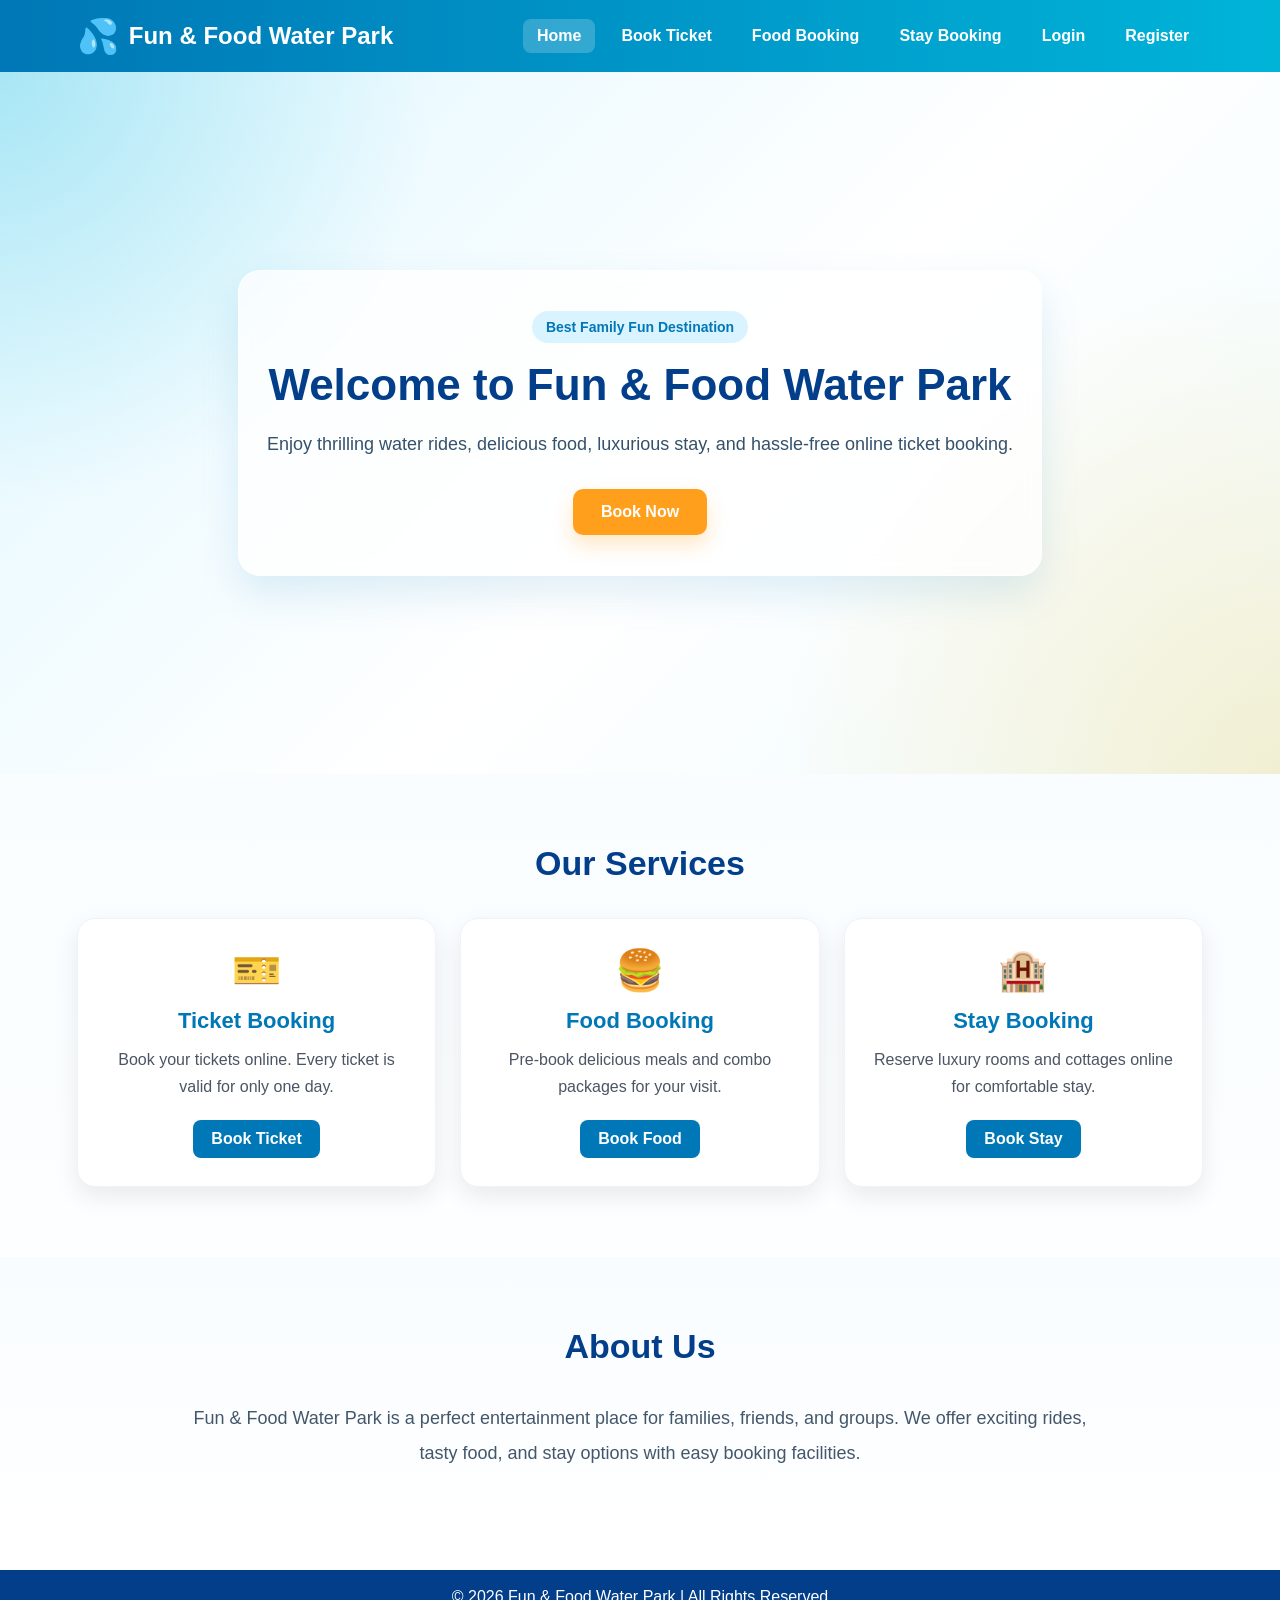
<file: water_park_frontend/index.html>
<!DOCTYPE html>
<html lang="en">
<head>
    <meta charset="UTF-8">
    <meta name="viewport" content="width=device-width, initial-scale=1.0">
    <title>Fun & Food Water Park</title>
    <link rel="stylesheet" href="css/style.css">
</head>
<body>

    <header class="header">
        <div class="logo">
            <span class="logo-icon">💦</span>
            <h1>Fun & Food Water Park</h1>
        </div>

        <nav class="navbar">
            <a href="index.html" class="active">Home</a>
            <a href="booking.html">Book Ticket</a>
            <a href="food.html">Food Booking</a>
            <a href="stay.html">Stay Booking</a>
            <a href="login.html">Login</a>
            <a href="register.html">Register</a>
        </nav>
    </header>

    <section class="hero">
        <div class="hero-content">
            <p class="hero-badge">Best Family Fun Destination</p>
            <h2>Welcome to Fun & Food Water Park</h2>
            <p class="hero-text">
                Enjoy thrilling water rides, delicious food, luxurious stay,
                and hassle-free online ticket booking.
            </p>
            <a href="booking.html" class="btn">Book Now</a>
        </div>
    </section>

    <section class="services">
        <h2 class="section-title">Our Services</h2>

        <div class="service-grid">
            <div class="card">
                <div class="card-icon">🎫</div>
                <h3>Ticket Booking</h3>
                <p>
                    Book your tickets online. Every ticket is valid for only one day.
                </p>
                <a href="booking.html" class="small-btn">Book Ticket</a>
            </div>

            <div class="card">
                <div class="card-icon">🍔</div>
                <h3>Food Booking</h3>
                <p>
                    Pre-book delicious meals and combo packages for your visit.
                </p>
                <a href="food.html" class="small-btn">Book Food</a>
            </div>

            <div class="card">
                <div class="card-icon">🏨</div>
                <h3>Stay Booking</h3>
                <p>
                    Reserve luxury rooms and cottages online for comfortable stay.
                </p>
                <a href="stay.html" class="small-btn">Book Stay</a>
            </div>
        </div>
    </section>

    <section class="about">
        <h2 class="section-title">About Us</h2>
        <p>
            Fun & Food Water Park is a perfect entertainment place for families,
            friends, and groups. We offer exciting rides, tasty food, and stay
            options with easy booking facilities.
        </p>
    </section>

    <footer class="footer">
        <p>© 2026 Fun & Food Water Park | All Rights Reserved</p>
    </footer>

</body>
</html>
</file>
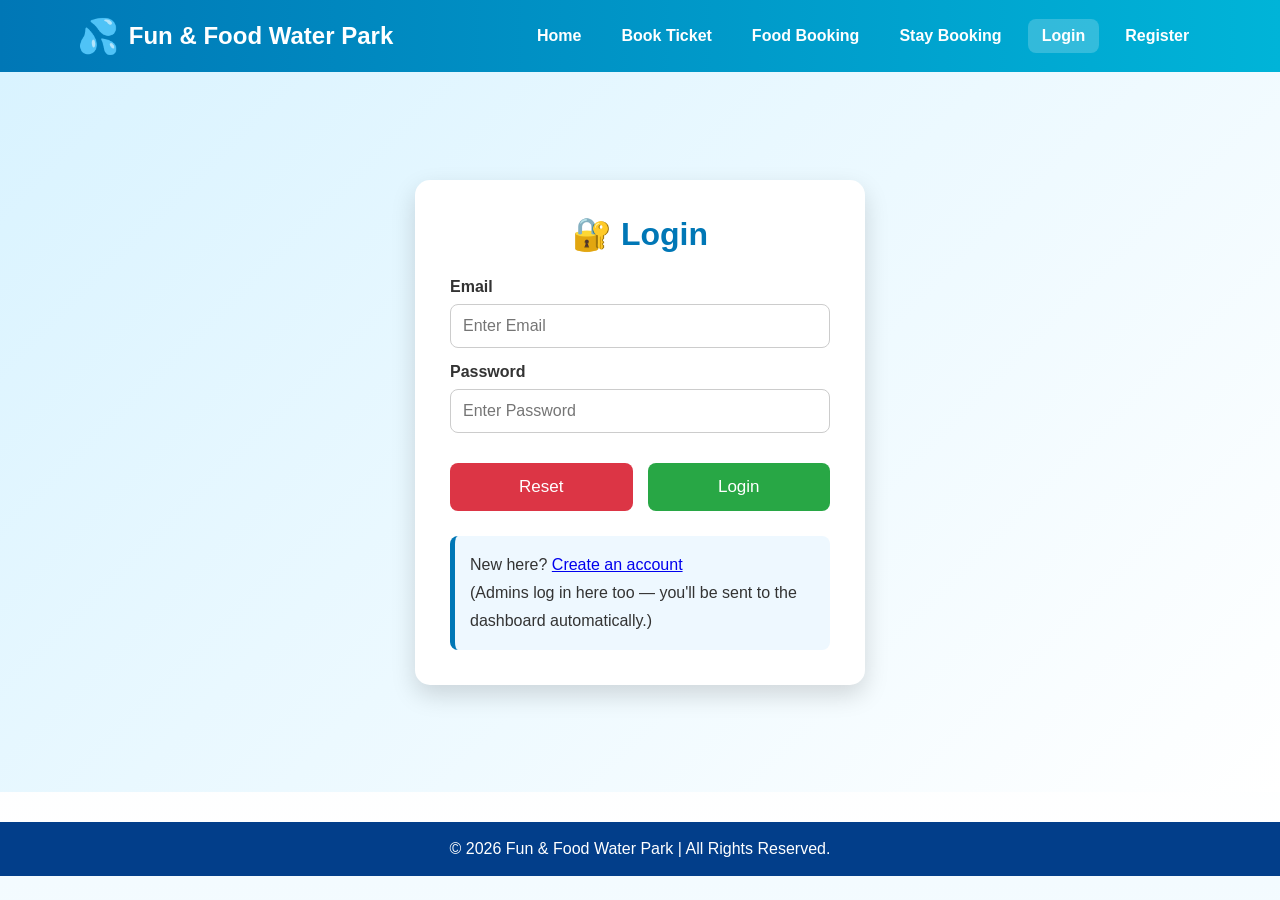
<file: water_park_frontend/admin.html>
<!DOCTYPE html>
<html lang="en">

<head>

<meta charset="UTF-8">

<meta name="viewport" content="width=device-width, initial-scale=1.0">

<title>Admin Dashboard</title>

<link rel="stylesheet" href="css/style.css">
<link rel="stylesheet" href="css/admin.css">

</head>

<body>

<header class="header">

<div class="logo">

<span class="logo-icon">💦</span>

<h1>Fun & Food Water Park</h1>

</div>

<nav class="navbar">

<a href="index.html">Home</a>
<a href="booking.html">Book Ticket</a>
<a href="food.html">Food Booking</a>
<a href="stay.html">Stay Booking</a>
<a href="#" onclick="logout(); return false;">Logout</a>

</nav>

</header>

<section class="dashboard">

<h2 class="section-title">

📊 Admin Dashboard

</h2>

<div class="dashboard-cards">

<div class="dashboard-card">

<h3>Total Ticket Bookings</h3>

<h1 id="ticketCount">0</h1>

</div>

<div class="dashboard-card">

<h3>Total Food Orders</h3>

<h1 id="foodCount">0</h1>

</div>

<div class="dashboard-card">

<h3>Total Stay Bookings</h3>

<h1 id="stayCount">0</h1>

</div>

<div class="dashboard-card">

<h3>Total Revenue</h3>

<h1 id="totalRevenue">₹0</h1>

</div>

</div>

<div class="table-section">

<h2>🎫 Ticket Bookings</h2>

<table>

<thead>

<tr>

<th>Booking ID</th>

<th>Name</th>

<th>Date</th>

<th>Total</th>

</tr>

</thead>

<tbody id="ticketTable">

</tbody>

</table>
<h2>🍔 Food Orders</h2>

<table>

<thead>

<tr>

<th>Order ID</th>

<th>Date</th>

<th>Total</th>

</tr>

</thead>

<tbody id="foodTable">

</tbody>

</table>

<h2>🏨 Stay Bookings</h2>

<table>

<thead>

<tr>

<th>Booking ID</th>

<th>Customer</th>

<th>Room</th>

<th>Total</th>

</tr>

</thead>

<tbody id="stayTable">

</tbody>

</table>

<div style="text-align:center;margin-top:30px;">

<button id="logoutBtn" class="book-btn">

Logout

</button>

</div>

</section>

<footer class="footer">

<p>

© 2026 Fun & Food Water Park | All Rights Reserved.

</p>

</footer>

<script src="js/config.js"></script>
<script src="js/admin.js"></script>

</body>

</html>
</file>
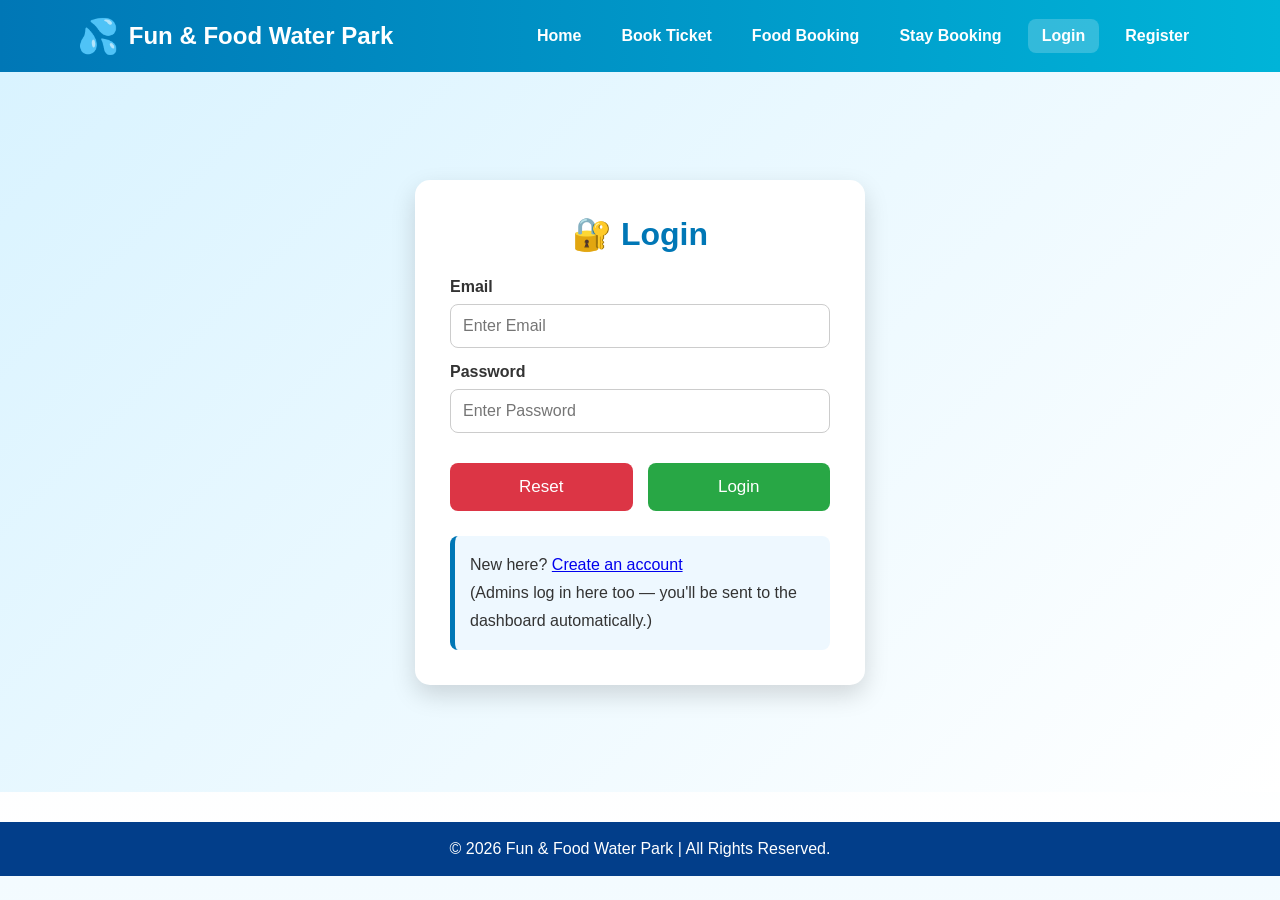
<file: water_park_frontend/booking.html>
<!DOCTYPE html>
<html lang="en">

<head>

<meta charset="UTF-8">

<meta name="viewport" content="width=device-width, initial-scale=1.0">

<title>Book Ticket | Fun & Food Water Park</title>
<link rel="stylesheet" href="css/style.css">

<link rel="stylesheet" href="css/booking.css">

</head>

<body>

<header class="header">

<div class="logo">
<span class="logo-icon">💦</span>

<h1> Fun & Food Water Park</h1>

</div>

<nav class="navbar">

<a href="index.html">Home</a>

<a href="booking.html" class="active">Book Ticket</a>

<a href="food.html">Food</a>

<a href="stay.html">Stay</a>

<a href="login.html">Login</a>

<a href="register.html">Register</a>

</nav>

</header>



<section class="booking-section">

<h2 class="section-title">

Online Ticket Booking

</h2>

<form id="bookingForm">

<!-- Customer Details -->

<div class="form-box">

<h3>Customer Details</h3>

<label>Full Name</label>

<input
type="text"
id="name"
placeholder="Enter Full Name"
required>

<label>Mobile Number</label>

<input
type="tel"
id="mobile"
placeholder="10 Digit Mobile Number"
maxlength="10"
required>

<label>Email Address</label>

<input
type="email"
id="email"
placeholder="Enter Email"
required>

<label>Address</label>

<textarea
id="address"
rows="3"
placeholder="Enter Address">
</textarea>

</div>



<!-- Visit Details -->

<div class="form-box">

<h3>Visit Details</h3>

<label>Visit Date</label>

<input
type="date"
id="visitDate"
required>

<p class="note">

✔ Ticket is valid only for the selected date.

</p>

<label>Booking Type</label>

<select id="bookingType">

<option>Online Booking</option>

<option>Counter Booking</option>

</select>

</div>



<!-- Ticket Details -->

<div class="form-box">

<h3>Ticket Details</h3>

<label>Adults (₹800)</label>

<input
type="number"
id="adult"
value="0"
min="0">

<label>Children (₹500)</label>

<input
type="number"
id="child"
value="0"
min="0">

</div>



<!-- Food Booking -->

<div class="form-box">

<h3>Food Booking</h3>

<select id="food">

<option value="0">

No Food Package

</option>

<option value="250">

Veg Combo ₹250

</option>

<option value="350">

Non-Veg Combo ₹350

</option>

<option value="500">

Family Combo ₹500

</option>

</select>

</div>



<!-- Stay Booking -->

<div class="form-box">

<h3>Stay Booking</h3>

<select id="stay">

<option value="0">

No Stay

</option>

<option value="2500">

Standard Room ₹2500

</option>

<option value="4000">

Deluxe Room ₹4000

</option>

<option value="6000">

Luxury Cottage ₹6000

</option>

</select>

<label>Number of Rooms</label>

<input
type="number"
id="rooms"
value="0"
min="0">

</div>
<!-- Payment Details -->

        <div class="form-box">

            <h3>Payment Method</h3>

            <label>Select Payment Method</label>

            <select id="payment">

                <option value="">Select Payment</option>
                <option>UPI</option>
                <option>Credit Card</option>
                <option>Debit Card</option>
                <option>Net Banking</option>
                <option>Cash at Counter</option>

            </select>

        </div>


        <!-- Booking Summary -->

        <div class="form-box">

            <h3>Booking Summary</h3>

            <table class="summary-table">

                <tr>
                    <td>Adult Ticket (₹800)</td>
                    <td id="adultTotal">₹0</td>
                </tr>

                <tr>
                    <td>Child Ticket (₹500)</td>
                    <td id="childTotal">₹0</td>
                </tr>

                <tr>
                    <td>Food Package</td>
                    <td id="foodTotal">₹0</td>
                </tr>

                <tr>
                    <td>Stay Booking</td>
                    <td id="stayTotal">₹0</td>
                </tr>

                <tr class="grand-total">

                    <td><strong>Total Amount</strong></td>

                    <td id="grandTotal"><strong>₹0</strong></td>

                </tr>

            </table>

        </div>


        <!-- Terms -->

        <div class="form-box">

            <h3>Terms & Conditions</h3>

            <label>

                <input type="checkbox" required>

                I agree that my ticket will be valid only for the selected visit date.

            </label>

        </div>


        <!-- Buttons -->

        <div class="button-group">

            <button type="reset" class="reset-btn">

                Reset

            </button>

            <button type="submit" class="book-btn">

                Book Ticket

            </button>

        </div>

    </form>

</section>


<footer class="footer">

    <p>

        © 2026 Fun & Food Water Park | All Rights Reserved

    </p>

</footer>


<script src="js/config.js"></script>
<script src="js/booking.js"></script>

</body>

</html>
</file>
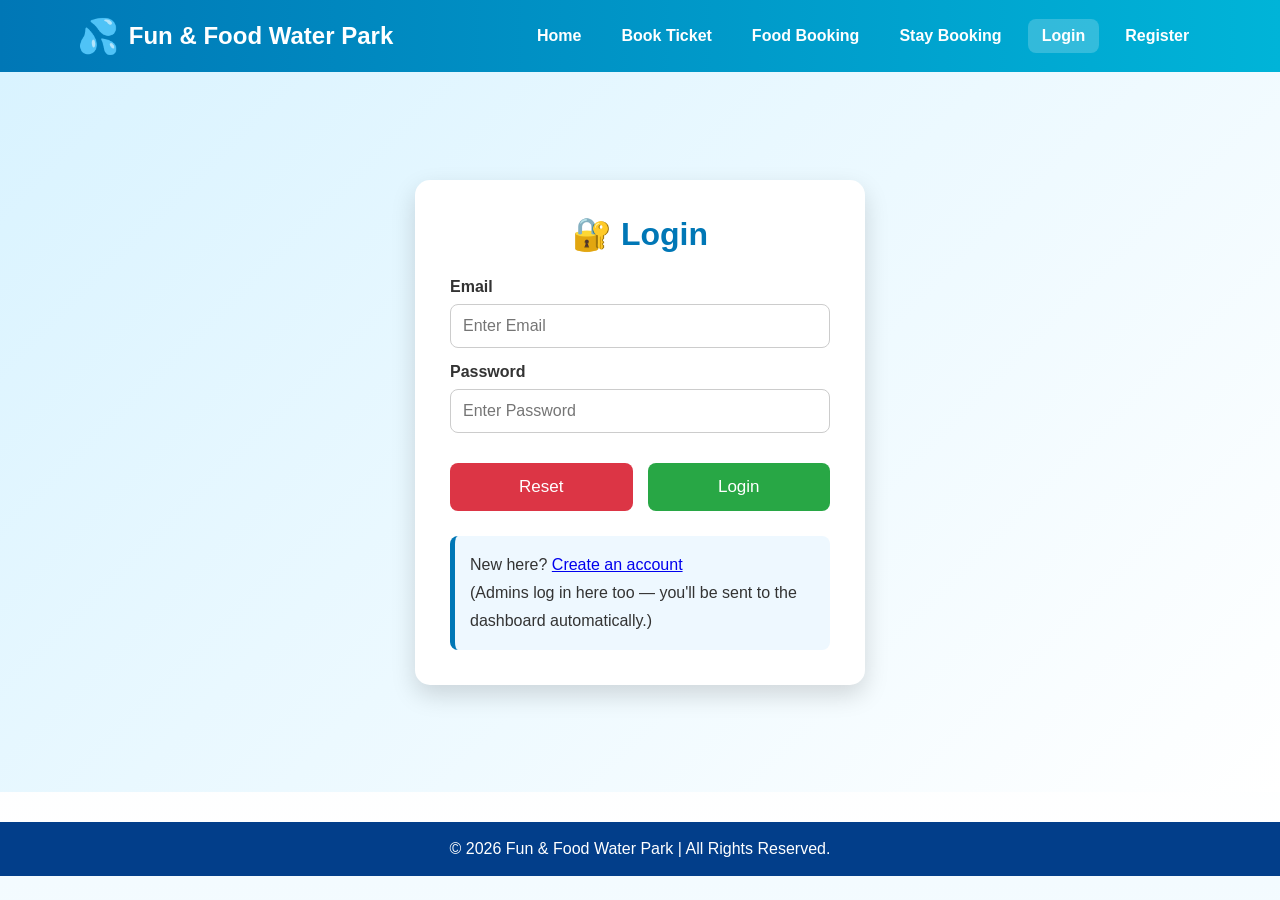
<file: water_park_frontend/food.html>
<!DOCTYPE html>
<html lang="en">

<head>

    <meta charset="UTF-8">
    <meta name="viewport" content="width=device-width, initial-scale=1.0">

    <title>Food Booking | Fun & Food Water Park</title>

    <link rel="stylesheet" href="css/style.css">
    <link rel="stylesheet" href="css/food.css">

</head>

<body>

<header class="header">

    <div class="logo">

        <span class="logo-icon">💦</span>

        <h1>Fun & Food Water Park</h1>

    </div>

    <nav class="navbar">

        <a href="index.html">Home</a>
        <a href="booking.html">Book Ticket</a>
        <a href="food.html" class="active">Food Booking</a>
        <a href="stay.html">Stay Booking</a>
        <a href="login.html">Login</a>
        <a href="register.html">Register</a>

    </nav>

</header>

<section class="food-section">

    <h2 class="section-title">🍽 Food Booking</h2>

    <p class="subtitle">
        Select your favourite food and add it to your cart.
    </p>

    <div class="food-container">

        <!-- Veg Combo -->

        <div class="food-card">

            <div class="food-image">🥗</div>

            <h3>Veg Combo</h3>

            <p>Paneer, Rice, Roti & Soft Drink</p>

            <h4>₹250</h4>

            <input type="number" id="vegQty" min="0" value="0">

            <button onclick="addToCart('Veg Combo',250,'vegQty')">

                Add To Cart

            </button>

        </div>

        <!-- Burger Combo -->

        <div class="food-card">

            <div class="food-image">🍔</div>

            <h3>Burger Combo</h3>

            <p>Burger + Fries + Coke</p>

            <h4>₹300</h4>

            <input type="number" id="burgerQty" min="0" value="0">

            <button onclick="addToCart('Burger Combo',300,'burgerQty')">

                Add To Cart

            </button>

        </div>

        <!-- Pizza -->

        <div class="food-card">

            <div class="food-image">🍕</div>

            <h3>Pizza Combo</h3>

            <p>Medium Pizza + Pepsi</p>

            <h4>₹450</h4>

            <input type="number" id="pizzaQty" min="0" value="0">

            <button onclick="addToCart('Pizza Combo',450,'pizzaQty')">

                Add To Cart

            </button>

        </div>

        <!-- Non Veg -->

        <div class="food-card">

            <div class="food-image">🍗</div>

            <h3>Non Veg Combo</h3>

            <p>Chicken Biryani + Coke</p>

            <h4>₹400</h4>

            <input type="number" id="nonvegQty" min="0" value="0">

            <button onclick="addToCart('Non Veg Combo',400,'nonvegQty')">

                Add To Cart

            </button>

        </div>
<!-- French Fries -->

        <div class="food-card">

            <div class="food-image">🍟</div>

            <h3>French Fries</h3>

            <p>Crispy Fries with Tomato Sauce</p>

            <h4>₹150</h4>

            <input type="number" id="friesQty" min="0" value="0">

            <button onclick="addToCart('French Fries',150,'friesQty')">

                Add To Cart

            </button>

        </div>

        <!-- Cold Drink -->

        <div class="food-card">

            <div class="food-image">🥤</div>

            <h3>Cold Drink</h3>

            <p>500ml Soft Drink</p>

            <h4>₹80</h4>

            <input type="number" id="drinkQty" min="0" value="0">

            <button onclick="addToCart('Cold Drink',80,'drinkQty')">

                Add To Cart

            </button>

        </div>

        <!-- Ice Cream -->

        <div class="food-card">

            <div class="food-image">🍨</div>

            <h3>Ice Cream</h3>

            <p>Vanilla / Chocolate / Strawberry</p>

            <h4>₹120</h4>

            <input type="number" id="iceQty" min="0" value="0">

            <button onclick="addToCart('Ice Cream',120,'iceQty')">

                Add To Cart

            </button>

        </div>

    </div>

    <!-- Cart Summary -->

    <div class="food-summary">

        <h2>🛒 Your Food Cart</h2>

        <table class="summary-table">

            <thead>

                <tr>

                    <th>Food Item</th>

                    <th>Quantity</th>

                    <th>Price</th>

                </tr>

            </thead>

            <tbody id="cartTable">

                <tr>

                    <td colspan="3" style="text-align:center">

                        No items added.

                    </td>

                </tr>

            </tbody>

            <tfoot>

                <tr>

                    <td colspan="2"><strong>Grand Total</strong></td>

                    <td id="grandTotal"><strong>₹0</strong></td>

                </tr>

            </tfoot>

        </table>
<div class="summary-buttons">

    <button id="clearCart" class="clear-btn">
        Clear Cart
    </button>

    <button id="confirmBooking" class="confirm-btn">
        Confirm Food Booking
    </button>

</div>        </div>

    </div>

</section>

<footer class="footer">

    <p>

        © 2026 Fun & Food Water Park | All Rights Reserved.

    </p>

</footer>

<script src="js/config.js"></script>
<script src="js/food.js"></script>

</body>

</html>
</file>
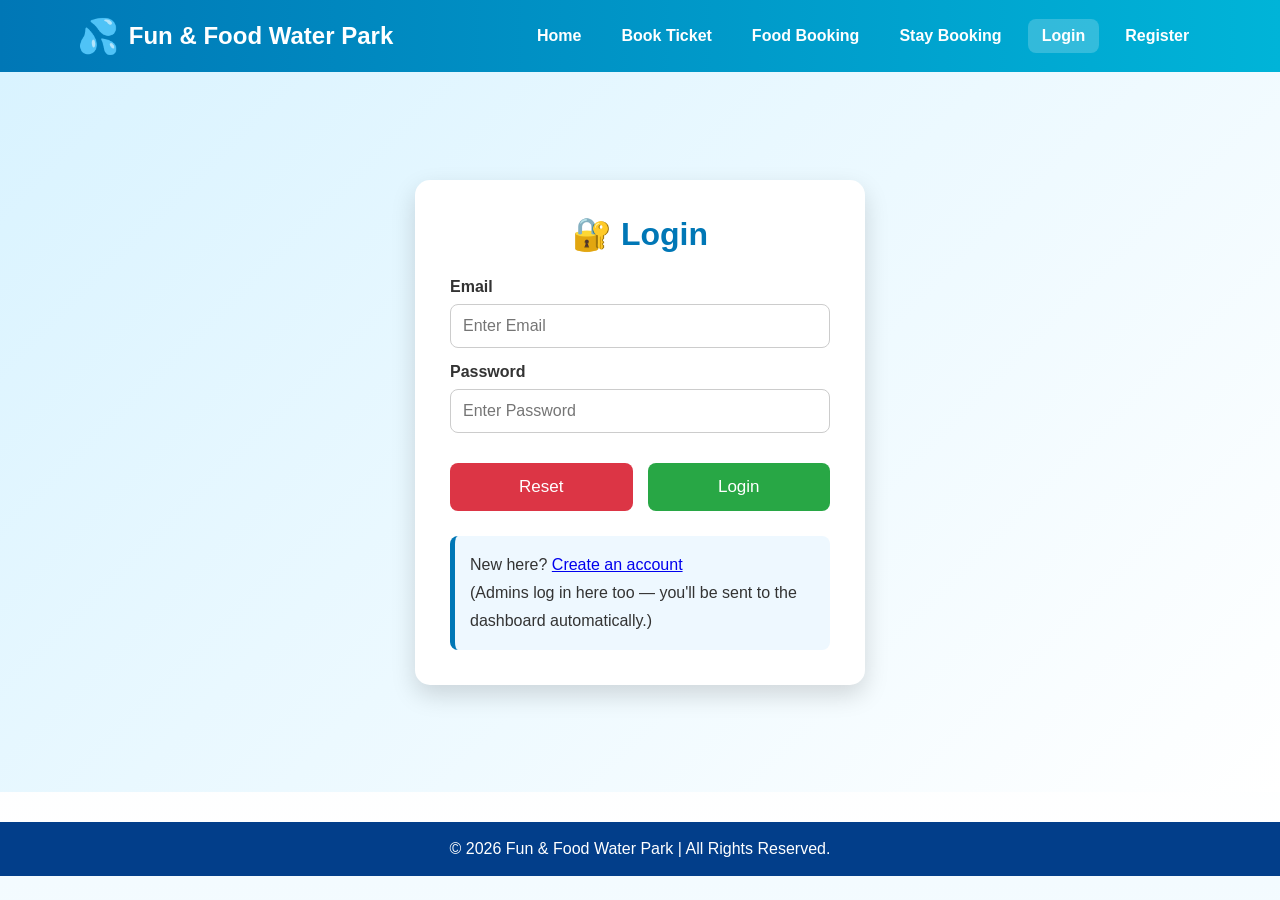
<file: water_park_frontend/login.html>
<!DOCTYPE html>
<html lang="en">

<head>
<meta charset="UTF-8">
<meta name="viewport" content="width=device-width, initial-scale=1.0">
<title>Login | Fun & Food Water Park</title>
<link rel="stylesheet" href="css/style.css">
<link rel="stylesheet" href="css/login.css">
</head>

<body>

<header class="header">
<div class="logo">
<span class="logo-icon">💦</span>
<h1>Fun & Food Water Park</h1>
</div>

<nav class="navbar">
<a href="index.html">Home</a>
<a href="booking.html">Book Ticket</a>
<a href="food.html">Food Booking</a>
<a href="stay.html">Stay Booking</a>
<a href="login.html" class="active">Login</a>
<a href="register.html">Register</a>
</nav>
</header>

<section class="login-section">
<div class="login-box">
<h2>🔐 Login</h2>

<form id="loginForm">
<label>Email</label>
<input type="email" id="email" placeholder="Enter Email" required>

<label>Password</label>
<input type="password" id="password" placeholder="Enter Password" required>

<div class="button-group">
<button type="reset" class="reset-btn">Reset</button>
<button type="submit" class="book-btn">Login</button>
</div>
</form>

<p class="login-note">
New here? <a href="register.html">Create an account</a><br>
(Admins log in here too — you'll be sent to the dashboard automatically.)
</p>
</div>
</section>

<footer class="footer">
<p>© 2026 Fun & Food Water Park | All Rights Reserved.</p>
</footer>

<script src="js/config.js"></script>
<script src="js/login.js"></script>

</body>
</html>
</file>
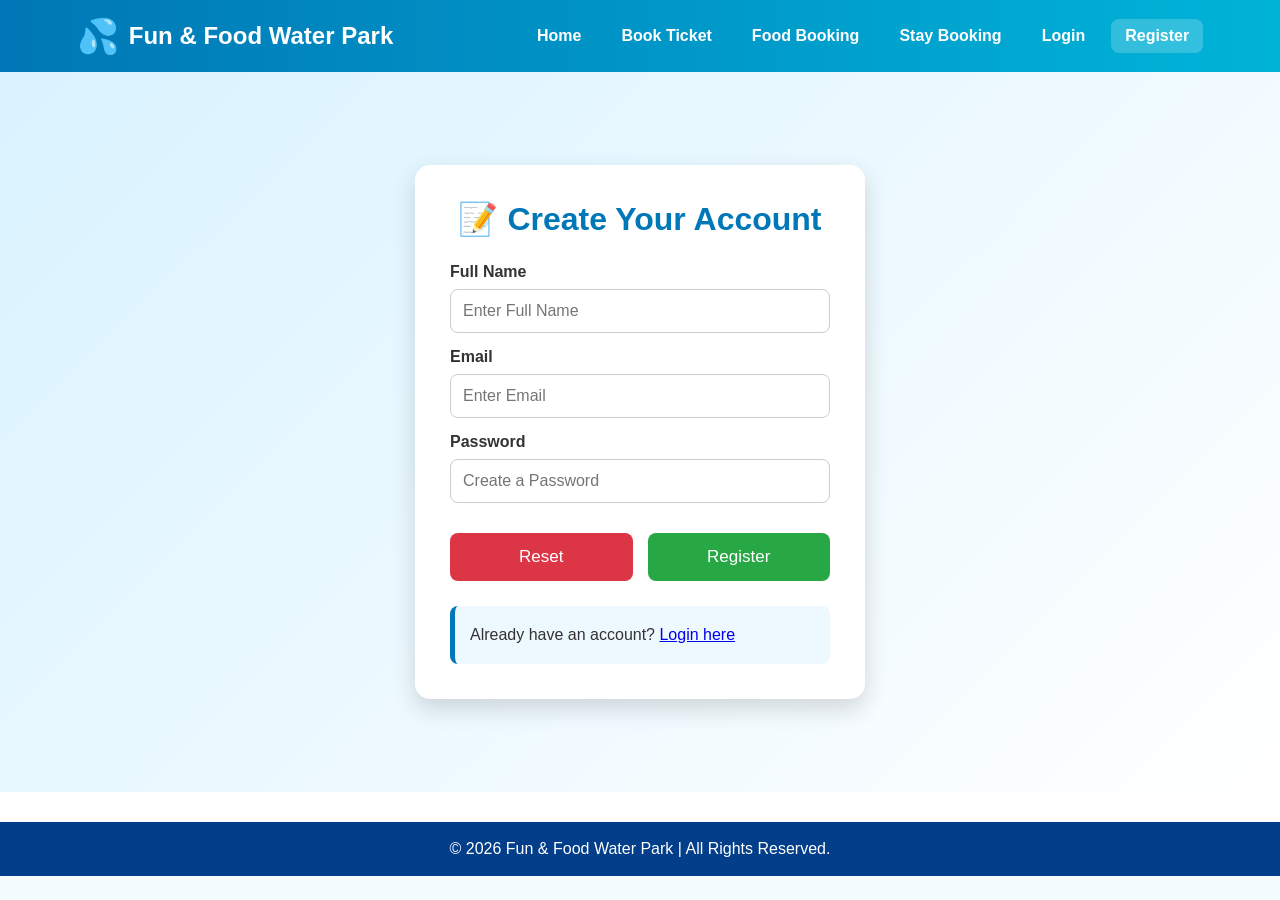
<file: water_park_frontend/register.html>
<!DOCTYPE html>
<html lang="en">

<head>
<meta charset="UTF-8">
<meta name="viewport" content="width=device-width, initial-scale=1.0">
<title>Register | Fun & Food Water Park</title>
<link rel="stylesheet" href="css/style.css">
<link rel="stylesheet" href="css/login.css">
</head>

<body>

<header class="header">
<div class="logo">
<span class="logo-icon">💦</span>
<h1>Fun & Food Water Park</h1>
</div>

<nav class="navbar">
<a href="index.html">Home</a>
<a href="booking.html">Book Ticket</a>
<a href="food.html">Food Booking</a>
<a href="stay.html">Stay Booking</a>
<a href="login.html">Login</a>
<a href="register.html" class="active">Register</a>
</nav>
</header>

<section class="login-section">
<div class="login-box">
<h2>📝 Create Your Account</h2>

<form id="registerForm">
<label>Full Name</label>
<input type="text" id="name" placeholder="Enter Full Name" required>

<label>Email</label>
<input type="email" id="email" placeholder="Enter Email" required>

<label>Password</label>
<input type="password" id="password" placeholder="Create a Password" required minlength="6">

<div class="button-group">
<button type="reset" class="reset-btn">Reset</button>
<button type="submit" class="book-btn">Register</button>
</div>
</form>

<p class="login-note">
Already have an account? <a href="login.html">Login here</a>
</p>
</div>
</section>

<footer class="footer">
<p>© 2026 Fun & Food Water Park | All Rights Reserved.</p>
</footer>

<script src="js/config.js"></script>
<script src="js/register.js"></script>

</body>
</html>
</file>
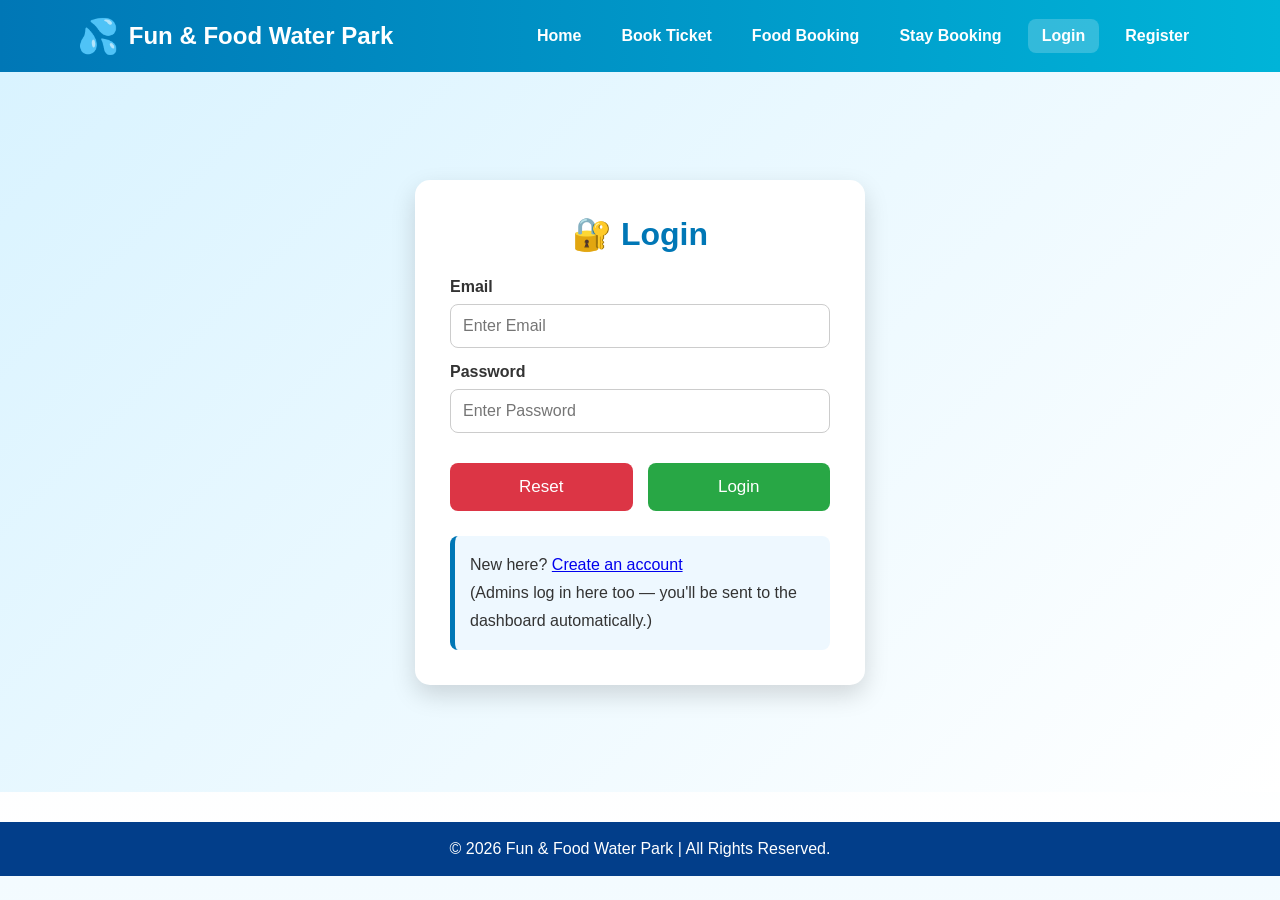
<file: water_park_frontend/stay.html>
<!DOCTYPE html>
<html lang="en">

<head>

<meta charset="UTF-8">

<meta name="viewport" content="width=device-width, initial-scale=1.0">

<title>Stay Booking | Fun & Food Water Park</title>

<link rel="stylesheet" href="css/style.css">
<link rel="stylesheet" href="css/stay.css">

</head>

<body>

<header class="header">

<div class="logo">

<span class="logo-icon">💦</span>

<h1>Fun & Food Water Park</h1>

</div>

<nav class="navbar">

<a href="index.html">Home</a>

<a href="booking.html">Book Ticket</a>

<a href="food.html">Food Booking</a>

<a href="stay.html" class="active">Stay Booking</a>

<a href="login.html">Login</a>

<a href="register.html">Register</a>

</nav>

</header>

<section class="stay-section">

<h2 class="section-title">

🏨 Stay Booking

</h2>

<p class="subtitle">

Book your comfortable stay at Fun & Food Water Park Resort.

</p>

<div class="room-container">

<!-- Standard Room -->

<div class="room-card">

<div class="room-image">🛏️</div>

<h3>Standard Room</h3>

<ul>

<li>2 Guests</li>

<li>Air Conditioner</li>

<li>Free WiFi</li>

<li>TV</li>

</ul>

<h4>₹2500 / Night</h4>

<button onclick="selectRoom('Standard Room',2500)">

Select Room

</button>

</div>

<!-- Deluxe Room -->

<div class="room-card">

<div class="room-image">🏨</div>

<h3>Deluxe Room</h3>

<ul>

<li>3 Guests</li>

<li>Pool View</li>

<li>Breakfast Included</li>

<li>Free WiFi</li>

</ul>

<h4>₹4000 / Night</h4>

<button onclick="selectRoom('Deluxe Room',4000)">

Select Room

</button>

</div>

<!-- Luxury Cottage -->

<div class="room-card">

<div class="room-image">🏡</div>

<h3>Luxury Cottage</h3>

<ul>

<li>5 Guests</li>

<li>Private Garden</li>

<li>Premium Service</li>

<li>Free Breakfast</li>

</ul>

<h4>₹6500 / Night</h4>

<button onclick="selectRoom('Luxury Cottage',6500)">

Select Room

</button>

</div>

</div>

<form id="stayForm">

<div class="form-box">

<h3>Customer Details</h3>

<label>Full Name</label>

<input type="text" id="customerName" required>

<label>Mobile Number</label>

<input type="tel" id="mobile" maxlength="10" required>

<label>Check-in Date</label>

<input type="date" id="checkin" required>

<label>Check-out Date</label>

<input type="date" id="checkout" required>

<label>Number of Guests</label>

<input type="number" id="guests" min="1" value="1">

<label>Number of Rooms</label>

<input type="number" id="rooms" min="1" value="1">

<label>Selected Room</label>

<input type="text" id="roomType" readonly>

<label>Price Per Night</label>

<input type="text" id="roomPrice" readonly>

</div>
<!-- Stay Booking Summary -->

        <div class="form-box">

            <h3>Stay Booking Summary</h3>

            <table class="summary-table">

                <tr>

                    <td>Room Type</td>

                    <td id="summaryRoom">Not Selected</td>

                </tr>

                <tr>

                    <td>Price Per Night</td>

                    <td id="summaryPrice">₹0</td>

                </tr>

                <tr>

                    <td>Number of Nights</td>

                    <td id="totalNights">0</td>

                </tr>

                <tr>

                    <td>Rooms</td>

                    <td id="summaryRooms">1</td>

                </tr>

                <tr>

                    <td>GST (18%)</td>

                    <td id="gstAmount">₹0</td>

                </tr>

                <tr class="grand-total">

                    <td><strong>Grand Total</strong></td>

                    <td id="grandTotal"><strong>₹0</strong></td>

                </tr>

            </table>

        </div>

        <!-- Buttons -->

        <div class="button-group">

            <button type="reset" class="reset-btn">

                Reset

            </button>

            <button type="submit" class="book-btn">

                Book Stay

            </button>

        </div>

    </form>

</section>

<footer class="footer">

    <p>

        © 2026 Fun & Food Water Park | All Rights Reserved.

    </p>

</footer>

<script src="js/config.js"></script>
<script src="js/stay.js"></script>

</body>

</html>
</file>
<file: water_park_frontend/css/style.css>
* {
    margin: 0;
    padding: 0;
    box-sizing: border-box;
    font-family: Arial, Helvetica, sans-serif;
}

body {
    background: linear-gradient(180deg, #f3fbff 0%, #ffffff 100%);
    color: #1f2a37;
}

/* Header */
.header {
    display: flex;
    justify-content: space-between;
    align-items: center;
    padding: 16px 6%;
    background: linear-gradient(90deg, #0077b6, #00b4d8);
    color: white;
    flex-wrap: wrap;
    gap: 15px;
}

.logo {
    display: flex;
    align-items: center;
    gap: 10px;
}

.logo-icon {
    font-size: 34px;
}

.logo h1 {
    font-size: 24px;
    font-weight: bold;
}

.navbar {
    display: flex;
    flex-wrap: wrap;
    gap: 12px;
}

.navbar a {
    text-decoration: none;
    color: white;
    font-weight: 600;
    padding: 8px 14px;
    border-radius: 8px;
    transition: 0.3s;
}

.navbar a:hover,
.navbar a.active {
    background: rgba(255, 255, 255, 0.2);
}

/* Hero */
.hero {
    min-height: 78vh;
    display: flex;
    align-items: center;
    justify-content: center;
    padding: 40px 20px;
    background:
        radial-gradient(circle at top left, rgba(0,180,216,0.25), transparent 30%),
        radial-gradient(circle at bottom right, rgba(255,183,3,0.18), transparent 35%),
        linear-gradient(135deg, #e0f7ff 0%, #ffffff 55%, #eefbff 100%);
    text-align: center;
}

.hero-content {
    max-width: 820px;
    background: rgba(255, 255, 255, 0.75);
    border: 1px solid rgba(255, 255, 255, 0.7);
    backdrop-filter: blur(8px);
    padding: 40px 28px;
    border-radius: 22px;
    box-shadow: 0 18px 40px rgba(0, 119, 182, 0.12);
}

.hero-badge {
    display: inline-block;
    background: #d9f4ff;
    color: #0077b6;
    padding: 8px 14px;
    border-radius: 999px;
    font-size: 14px;
    font-weight: 700;
    margin-bottom: 16px;
}

.hero-content h2 {
    font-size: 44px;
    color: #023e8a;
    margin-bottom: 16px;
    line-height: 1.2;
}

.hero-text {
    font-size: 18px;
    line-height: 1.8;
    color: #35516b;
    margin-bottom: 28px;
}

.btn,
.small-btn {
    display: inline-block;
    text-decoration: none;
    border: none;
    cursor: pointer;
    transition: 0.3s;
    font-weight: 700;
}

.btn {
    background: #ff9f1c;
    color: white;
    padding: 14px 28px;
    border-radius: 10px;
    box-shadow: 0 10px 20px rgba(255, 159, 28, 0.25);
}

.btn:hover {
    background: #f48c06;
    transform: translateY(-2px);
}

.small-btn {
    background: #0077b6;
    color: white;
    padding: 10px 18px;
    border-radius: 8px;
}

.small-btn:hover {
    background: #023e8a;
}

/* Sections */
.services,
.about {
    padding: 70px 6%;
}

.section-title {
    text-align: center;
    font-size: 34px;
    color: #023e8a;
    margin-bottom: 35px;
}

/* Cards */
.service-grid {
    display: grid;
    grid-template-columns: repeat(3, 1fr);
    gap: 24px;
}

.card {
    background: white;
    padding: 28px 24px;
    border-radius: 18px;
    box-shadow: 0 10px 25px rgba(0, 0, 0, 0.08);
    text-align: center;
    border: 1px solid #eef3f8;
    transition: 0.3s;
}

.card:hover {
    transform: translateY(-6px);
    box-shadow: 0 14px 30px rgba(0, 0, 0, 0.12);
}

.card-icon {
    font-size: 40px;
    margin-bottom: 14px;
}

.card h3 {
    color: #0077b6;
    margin-bottom: 12px;
    font-size: 22px;
}

.card p {
    color: #4b5563;
    line-height: 1.7;
    margin-bottom: 20px;
}

/* About */
.about {
    background: linear-gradient(180deg, #f8fcff, #ffffff);
    text-align: center;
}

.about p {
    max-width: 900px;
    margin: auto;
    font-size: 18px;
    line-height: 1.9;
    color: #44576a;
}

/* Footer */
.footer {
    background: #023e8a;
    color: white;
    text-align: center;
    padding: 18px;
    margin-top: 30px;
}

/* Responsive */
@media (max-width: 900px) {
    .service-grid {
        grid-template-columns: 1fr;
    }

    .hero-content h2 {
        font-size: 34px;
    }

    .logo h1 {
        font-size: 20px;
    }

    .header {
        justify-content: center;
        text-align: center;
    }

    .navbar {
        justify-content: center;
    }
}

@media (max-width: 500px) {
    .hero-content {
        padding: 28px 18px;
    }

    .hero-content h2 {
        font-size: 28px;
    }

    .hero-text,
    .about p {
        font-size: 16px;
    }

    .section-title {
        font-size: 28px;
    }
}
</file>
<file: water_park_frontend/css/admin.css>
/* =====================================
   ADMIN DASHBOARD CSS
===================================== */

.dashboard{

    width:95%;
    max-width:1400px;
    margin:40px auto;
    padding:20px;

}

.dashboard-cards{

    display:grid;
    grid-template-columns:repeat(auto-fit,minmax(250px,1fr));
    gap:25px;
    margin-bottom:40px;

}

.dashboard-card{

    background:#ffffff;
    border-radius:15px;
    padding:25px;
    text-align:center;
    box-shadow:0 10px 25px rgba(0,0,0,.15);
    transition:.3s;

}

.dashboard-card:hover{

    transform:translateY(-8px);

}

.dashboard-card h3{

    color:#0077b6;
    margin-bottom:15px;

}

.dashboard-card h1{

    color:#ff6600;
    font-size:40px;

}

/* Table Section */

.table-section{

    background:#ffffff;
    padding:25px;
    border-radius:15px;
    box-shadow:0 10px 25px rgba(0,0,0,.15);

}

.table-section h2{

    color:#0077b6;
    margin:30px 0 15px;

}

table{

    width:100%;
    border-collapse:collapse;
    margin-bottom:30px;

}

table th{

    background:#0096c7;
    color:white;
    padding:14px;

}

table td{

    padding:12px;
    border:1px solid #ddd;
    text-align:center;

}

table tr:nth-child(even){

    background:#f7f7f7;

}

table tr:hover{

    background:#eef9ff;

}
/* =====================================
   LOGOUT BUTTON
===================================== */

#logoutBtn{

    background:#dc3545;
    color:white;
    border:none;
    padding:15px 35px;
    border-radius:8px;
    font-size:18px;
    cursor:pointer;
    transition:.3s;

}

#logoutBtn:hover{

    background:#b52a37;

}

/* Responsive */

@media(max-width:768px){

.dashboard-cards{

grid-template-columns:1fr;

}

table{

display:block;
overflow-x:auto;

}

#logoutBtn{

width:100%;

}

}
</file>
<file: water_park_frontend/css/booking.css>
/* =====================================
   BOOKING PAGE CSS
===================================== */

.booking-section{

    width:90%;
    max-width:1000px;
    margin:40px auto;
    background:#ffffff;
    padding:30px;
    border-radius:15px;
    box-shadow:0 10px 25px rgba(0,0,0,0.15);

}

.section-title{

    text-align:center;
    color:#0077b6;
    font-size:35px;
    margin-bottom:30px;

}

.form-box{

    background:#f8fbff;
    border-left:6px solid #0096c7;
    padding:20px;
    margin-bottom:25px;
    border-radius:10px;

}

.form-box h3{

    color:#023e8a;
    margin-bottom:20px;
    font-size:24px;

}

.form-box label{

    display:block;
    margin-top:15px;
    margin-bottom:6px;
    font-weight:bold;
    color:#333;

}

.form-box input,
.form-box textarea,
.form-box select{

    width:100%;
    padding:12px;
    border:1px solid #cccccc;
    border-radius:8px;
    font-size:16px;
    outline:none;
    transition:0.3s;

}

.form-box input:focus,
.form-box textarea:focus,
.form-box select:focus{

    border-color:#0096c7;
    box-shadow:0 0 8px rgba(0,150,199,.3);

}

textarea{

    resize:none;

}

.note{

    color:green;
    font-size:15px;
    margin-top:8px;

}

/* Ticket Fields */

.ticket-grid{

    display:grid;
    grid-template-columns:1fr 1fr;
    gap:20px;

}

/* Stay Section */

.stay-grid{

    display:grid;
    grid-template-columns:2fr 1fr;
    gap:20px;

}

/* Payment */

.payment-box{

    background:#e9f9ff;
    border-radius:10px;
    padding:20px;

}
/* =====================================
   BOOKING SUMMARY
===================================== */

.summary-table{

    width:100%;
    border-collapse:collapse;
    margin-top:15px;

}

.summary-table td{

    border:1px solid #ddd;
    padding:12px;
    font-size:17px;

}

.summary-table tr:nth-child(even){

    background:#f8f8f8;

}

.grand-total{

    background:#0096c7;
    color:white;
    font-size:20px;
    font-weight:bold;

}

/* =====================================
   BUTTONS
===================================== */

.button-group{

    display:flex;
    justify-content:center;
    gap:20px;
    margin-top:30px;

}

.book-btn{

    background:#0096c7;
    color:white;
    padding:15px 40px;
    border:none;
    border-radius:8px;
    font-size:18px;
    cursor:pointer;
    transition:0.3s;

}

.book-btn:hover{

    background:#023e8a;

}

.reset-btn{

    background:#dc3545;
    color:white;
    padding:15px 40px;
    border:none;
    border-radius:8px;
    font-size:18px;
    cursor:pointer;
    transition:0.3s;

}

.reset-btn:hover{

    background:#b02a37;

}

/* =====================================
   RESPONSIVE
===================================== */

@media(max-width:768px){

.ticket-grid{

grid-template-columns:1fr;

}

.stay-grid{

grid-template-columns:1fr;

}

.button-group{

flex-direction:column;

}

.book-btn,
.reset-btn{

width:100%;

}

.section-title{

font-size:28px;

}

.form-box{

padding:15px;

}

}
</file>
<file: water_park_frontend/css/food.css>
/* =====================================
        FOOD PAGE CSS
===================================== */

.food-section{

    width:95%;
    max-width:1300px;
    margin:40px auto;
    padding:20px;

}

.subtitle{

    text-align:center;
    color:#555;
    margin-bottom:35px;
    font-size:18px;

}

.food-container{

    display:grid;
    grid-template-columns:repeat(auto-fit,minmax(280px,1fr));
    gap:30px;

}

.food-card{

    background:#ffffff;
    border-radius:18px;
    box-shadow:0 10px 25px rgba(0,0,0,.15);
    padding:25px;
    text-align:center;
    transition:.3s;

}

.food-card:hover{

    transform:translateY(-8px);

}

.food-image{

    font-size:70px;
    margin-bottom:15px;

}

.food-card h3{

    color:#0077b6;
    margin-bottom:10px;

}

.food-card p{

    color:#666;
    line-height:24px;
    margin-bottom:15px;

}

.food-card h4{

    color:#ff6600;
    font-size:24px;
    margin-bottom:15px;

}

.food-card label{

    display:block;
    margin-bottom:8px;
    font-weight:bold;

}

.food-card input{

    width:90%;
    padding:12px;
    border:1px solid #ccc;
    border-radius:8px;
    margin-bottom:18px;
    font-size:16px;

}

.food-card button{

    width:100%;
    padding:13px;
    border:none;
    border-radius:8px;
    background:#0096c7;
    color:white;
    font-size:17px;
    cursor:pointer;
    transition:.3s;

}

.food-card button:hover{

    background:#023e8a;

}
/* =====================================
        FOOD SUMMARY
===================================== */

.food-summary{

    margin-top:50px;
    background:white;
    padding:30px;
    border-radius:15px;
    box-shadow:0 10px 25px rgba(0,0,0,.15);

}

.food-summary h2{

    text-align:center;
    color:#0077b6;
    margin-bottom:25px;

}

.food-summary table{

    width:100%;
    border-collapse:collapse;
    margin-bottom:30px;

}

.food-summary td{

    border:1px solid #ddd;
    padding:15px;
    font-size:18px;

}

.food-summary tr:nth-child(even){

    background:#f5f5f5;

}

.summary-buttons{

    display:flex;
    justify-content:center;
    gap:20px;
    flex-wrap:wrap;

}

.summary-buttons button{

    padding:15px 30px;
    border:none;
    border-radius:8px;
    color:white;
    font-size:17px;
    cursor:pointer;
    transition:.3s;

}

#clearCart{

    background:#dc3545;

}

#clearCart:hover{

    background:#b02a37;

}

#confirmOrder{

    background:#28a745;

}

#confirmOrder:hover{

    background:#1f8a37;

}

/* =====================================
        RESPONSIVE
===================================== */

@media(max-width:768px){

.food-container{

grid-template-columns:1fr;

}

.summary-buttons{

flex-direction:column;

}

.summary-buttons button{

width:100%;

}

.food-card{

padding:20px;

}

.food-image{

font-size:55px;

}

}
/* Confirm Button */

.confirm-btn{

    background:#28a745;
    color:white;
    padding:15px 30px;
    border:none;
    border-radius:8px;
    cursor:pointer;
    font-size:18px;
    transition:.3s;

}

.confirm-btn:hover{

    background:#218838;

}

/* Clear Button */

.clear-btn{

    background:#dc3545;
    color:white;
    padding:15px 30px;
    border:none;
    border-radius:8px;
    cursor:pointer;
    font-size:18px;
    transition:.3s;

}

.clear-btn:hover{

    background:#c82333;

}
</file>
<file: water_park_frontend/css/login.css>
/* ==========================================
        ADMIN LOGIN PAGE
========================================== */

.login-section{

    width:100%;
    min-height:80vh;
    display:flex;
    justify-content:center;
    align-items:center;
    padding:40px;
    background:linear-gradient(135deg,#d9f3ff,#ffffff);

}

.login-box{

    width:100%;
    max-width:450px;
    background:#ffffff;
    padding:35px;
    border-radius:15px;
    box-shadow:0 10px 25px rgba(0,0,0,0.15);

}

.login-box h2{

    text-align:center;
    color:#0077b6;
    margin-bottom:25px;
    font-size:32px;

}

.login-box label{

    display:block;
    margin-top:15px;
    margin-bottom:8px;
    font-weight:bold;
    color:#333;

}

.login-box input{

    width:100%;
    padding:12px;
    border:1px solid #cccccc;
    border-radius:8px;
    font-size:16px;
    outline:none;
    transition:0.3s;

}

.login-box input:focus{

    border-color:#0096c7;
    box-shadow:0 0 8px rgba(0,150,199,.3);

}

/* Buttons */

.button-group{

    display:flex;
    justify-content:space-between;
    gap:15px;
    margin-top:30px;

}

.book-btn{

    flex:1;
    background:#28a745;
    color:white;
    border:none;
    padding:14px;
    border-radius:8px;
    font-size:17px;
    cursor:pointer;
    transition:.3s;

}

.book-btn:hover{

    background:#218838;

}

.reset-btn{

    flex:1;
    background:#dc3545;
    color:white;
    border:none;
    padding:14px;
    border-radius:8px;
    font-size:17px;
    cursor:pointer;
    transition:.3s;

}

.reset-btn:hover{

    background:#c82333;

}

/* Demo Login Box */

.login-note{

    margin-top:25px;
    background:#eef8ff;
    border-left:5px solid #0077b6;
    padding:15px;
    border-radius:8px;
    color:#333;
    line-height:28px;
    font-size:16px;

}

/* Responsive */

@media(max-width:600px){

.login-box{

padding:25px;

}

.login-box h2{

font-size:26px;

}

.button-group{

flex-direction:column;

}

}
</file>
<file: water_park_frontend/css/stay.css>
/* =========================================
   STAY BOOKING PAGE
========================================= */

.stay-section{

    width:95%;
    max-width:1300px;
    margin:40px auto;
    padding:20px;

}

.subtitle{

    text-align:center;
    color:#555;
    font-size:18px;
    margin-bottom:35px;

}

/* Room Cards */

.room-container{

    display:grid;
    grid-template-columns:repeat(auto-fit,minmax(300px,1fr));
    gap:30px;
    margin-bottom:40px;

}

.room-card{

    background:#ffffff;
    border-radius:18px;
    box-shadow:0 10px 25px rgba(0,0,0,.15);
    padding:25px;
    text-align:center;
    transition:.3s;

}

.room-card:hover{

    transform:translateY(-8px);

}

.room-image{

    font-size:70px;
    margin-bottom:15px;

}

.room-card h3{

    color:#0077b6;
    margin-bottom:15px;

}

.room-card ul{

    list-style:none;
    padding:0;
    margin-bottom:20px;

}

.room-card ul li{

    padding:6px 0;
    color:#555;

}

.room-card h4{

    color:#ff6600;
    font-size:24px;
    margin-bottom:20px;

}

.room-card button{

    width:100%;
    padding:13px;
    border:none;
    background:#0096c7;
    color:white;
    border-radius:8px;
    font-size:17px;
    cursor:pointer;
    transition:.3s;

}

.room-card button:hover{

    background:#023e8a;

}

/* Booking Form */

.form-box{

    background:#ffffff;
    padding:25px;
    border-radius:15px;
    box-shadow:0 10px 25px rgba(0,0,0,.15);
    margin-bottom:30px;

}

.form-box h3{

    color:#0077b6;
    margin-bottom:20px;

}

.form-box label{

    display:block;
    margin-top:15px;
    margin-bottom:6px;
    font-weight:bold;

}

.form-box input{

    width:100%;
    padding:12px;
    border:1px solid #ccc;
    border-radius:8px;
    font-size:16px;

}
/* =========================================
   SUMMARY TABLE
========================================= */

.summary-table{

    width:100%;
    border-collapse:collapse;

}

.summary-table td{

    border:1px solid #ddd;
    padding:15px;
    font-size:17px;

}

.summary-table tr:nth-child(even){

    background:#f7f7f7;

}

.grand-total{

    background:#0096c7;
    color:white;
    font-weight:bold;

}

/* Buttons */

.button-group{

    display:flex;
    justify-content:center;
    gap:20px;
    flex-wrap:wrap;
    margin-top:30px;

}

.book-btn{

    background:#28a745;
    color:white;
    padding:15px 35px;
    border:none;
    border-radius:8px;
    cursor:pointer;
    font-size:18px;
    transition:.3s;

}

.book-btn:hover{

    background:#218838;

}

.reset-btn{

    background:#dc3545;
    color:white;
    padding:15px 35px;
    border:none;
    border-radius:8px;
    cursor:pointer;
    font-size:18px;
    transition:.3s;

}

.reset-btn:hover{

    background:#c82333;

}

/* Responsive */

@media(max-width:768px){

.room-container{

grid-template-columns:1fr;

}

.button-group{

flex-direction:column;

}

.book-btn,
.reset-btn{

width:100%;

}

}
</file>
